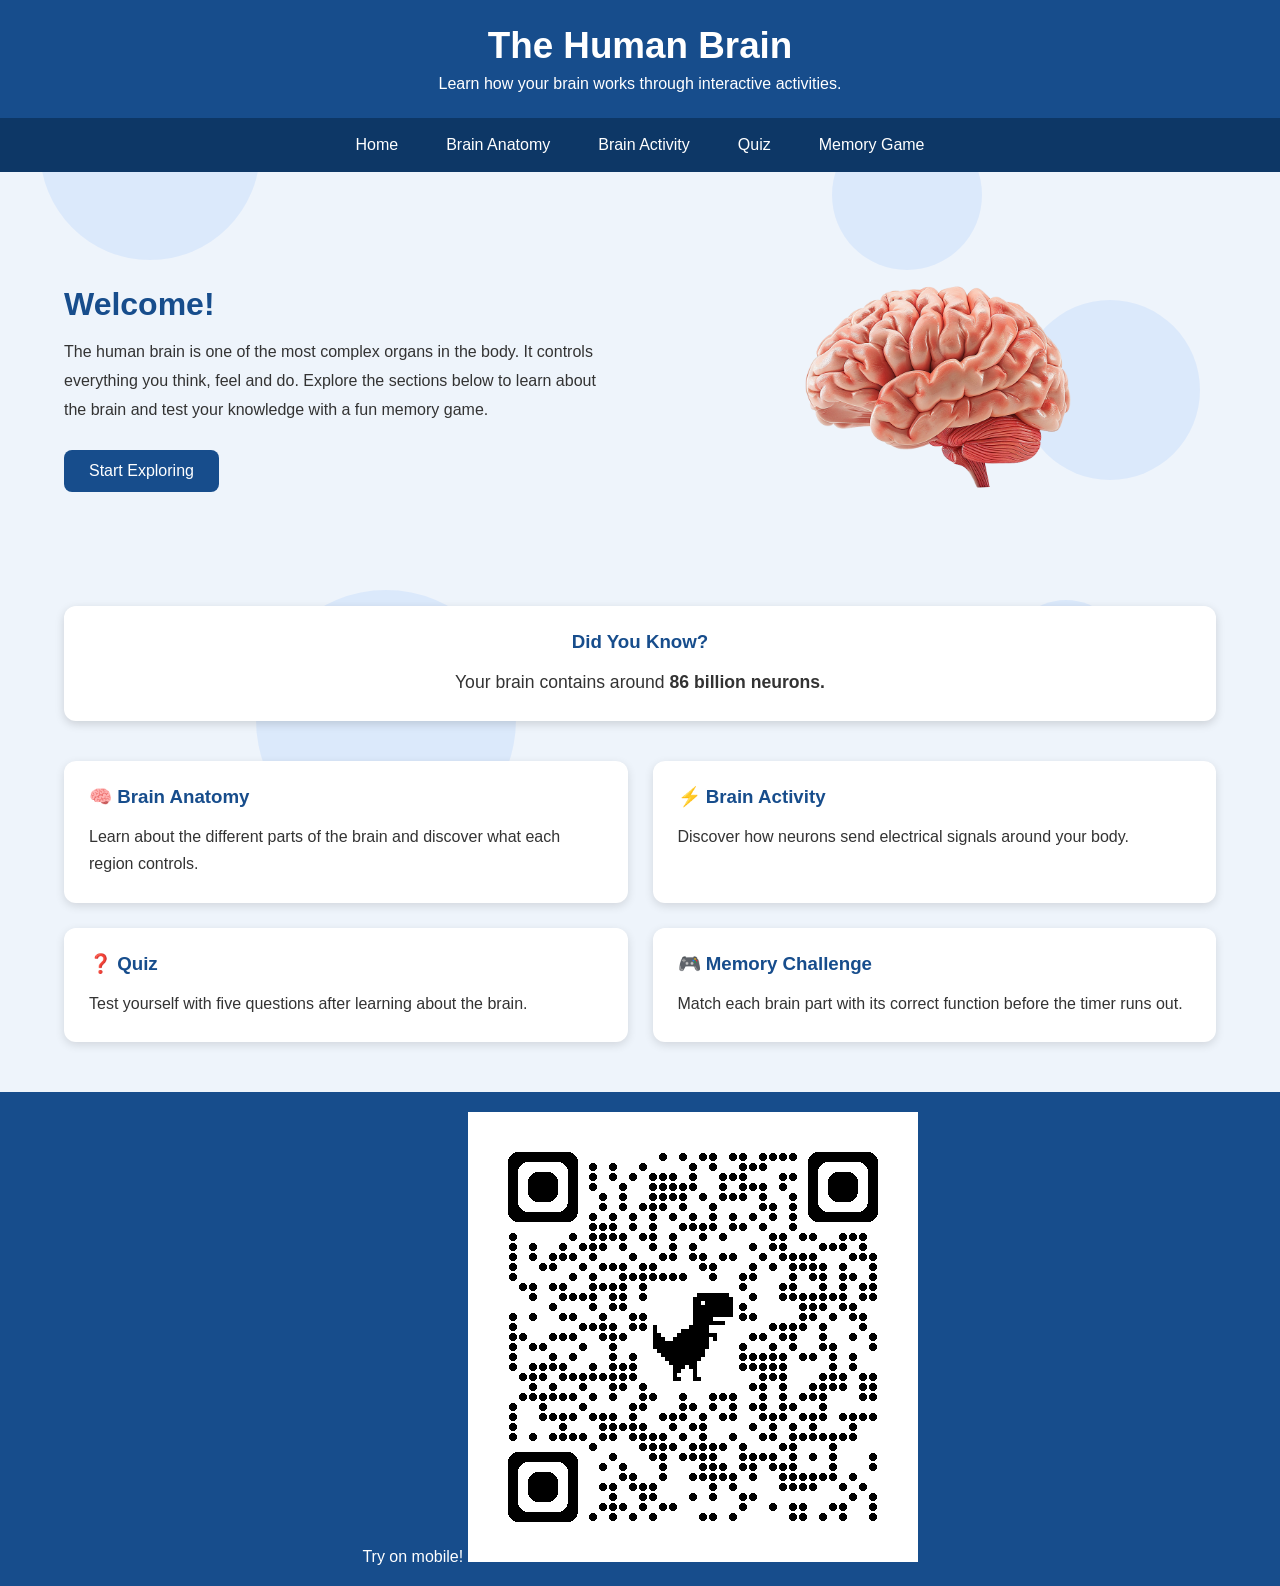
<file: 01_NashChan_A2/index.html>
<!DOCTYPE html>
<html lang="en">

<head>

    <meta charset="UTF-8">
    <meta name="viewport" content="width=device-width, initial-scale=1.0">

    <title>The Human Brain</title>

    <link rel="stylesheet" href="style.css">
    <script src="main.js" defer></script>

</head>

<body>

    <!-- Background -->

    <div id="background">

        <div class="circle c1"></div>
        <div class="circle c2"></div>
        <div class="circle c3"></div>
        <div class="circle c4"></div>
        <div class="circle c5"></div>

    </div>

    <!-- Header -->

    <header>

        <h1>The Human Brain</h1>

        <p>
            Learn how your brain works through interactive activities.
        </p>

    </header>

    <!-- Menu -->

    <nav>

        <button id="hamBtn">
            ≡
        </button>

        <ul id="menu">

            <li>
                <button class="navBtn" data-page="home">
                    Home
                </button>
            </li>

            <li>
                <button class="navBtn" data-page="anatomy">
                    Brain Anatomy
                </button>
            </li>

            <li>
                <button class="navBtn" data-page="activity">
                    Brain Activity
                </button>
            </li>

            <li>
                <button class="navBtn" data-page="quiz">
                    Quiz
                </button>
            </li>

            <li>
                <button class="navBtn" data-page="game">
                    Memory Game
                </button>
            </li>

        </ul>

    </nav>



    <!-- Main -->

    <main>

        <!-- Home -->

        <section id="home" class="page active">

            <div class="hero">

                <div class="heroText">

                    <h2>Welcome!</h2>

                    <p>

                        The human brain is one of the most complex organs in the body.
                        It controls everything you think, feel and do.
                        Explore the sections below to learn about the brain and
                        test your knowledge with a fun memory game.

                    </p>

                    <button id="startBtn">

                        Start Exploring

                    </button>

                </div>

                <div class="heroImage">

                    <img src="images/brain.png"
                        alt="Human Brain">

                </div>

            </div>

            <div class="factBox">

                <h3>Did You Know?</h3>

                <p id="factText">

                    Your brain contains around
                    <strong>86 billion neurons.</strong>

                </p>

            </div>

            <div class="homeCards">

                <div class="card homeCard" data-page="anatomy">

                    <h3>🧠 Brain Anatomy</h3>

                    <p>

                        Learn about the different parts of the brain
                        and discover what each region controls.

                    </p>

                </div>

                <div class="card homeCard" data-page="activity">

                    <h3>⚡ Brain Activity</h3>

                    <p>

                        Discover how neurons send electrical
                        signals around your body.

                    </p>

                </div>

                <div class="card homeCard" data-page="quiz">

                    <h3>❓ Quiz</h3>

                    <p>

                        Test yourself with five questions after
                        learning about the brain.

                    </p>

                </div>

                <div class="card homeCard" data-page="game">

                    <h3>🎮 Memory Challenge</h3>

                    <p>

                        Match each brain part with its correct
                        function before the timer runs out.

                    </p>

                </div>

            </div>

        </section>

        </section>

        <!-- Anatomy -->


        <section id="anatomy" class="page">

            <h2>Brain Anatomy</h2>

            <p class="pageIntro">

                Click on a part of the brain to learn what it does.

            </p>

            <div class="anatomyContainer">

                <!-- Brain image -->

                <div class="brainArea">

                    <img
                        src="images/brain.png"
                        alt="Human Brain"
                        id="brainImage">

                    <!-- Labels -->

                    <button
                        class="brainBtn"
                        data-part="frontal">

                        Frontal Lobe

                    </button>

                    <button
                        class="brainBtn"
                        data-part="parietal">

                        Parietal Lobe

                    </button>

                    <button
                        class="brainBtn"
                        data-part="temporal">

                        Temporal Lobe

                    </button>

                    <button
                        class="brainBtn"
                        data-part="occipital">

                        Occipital Lobe

                    </button>

                    <button
                        class="brainBtn"
                        data-part="cerebellum">

                        Cerebellum

                    </button>

                </div>

                <!-- Information -->

                <div class="brainInfo">

                    <h3 id="brainTitle">

                        Brain Parts

                    </h3>

                    <p id="brainText">

                        Select one of the brain parts to learn
                        about its function.

                    </p>

                    <ul id="brainList">

                        <li>Decision making</li>
                        <li>Memory</li>
                        <li>Movement</li>

                    </ul>

                    <div class="factCard">

                        <h4>Fun Fact</h4>

                        <p id="brainFactBox">

                            Your brain is made up of different
                            regions that work together to help
                            you think, move and stay alive.

                        </p>

                    </div>

                </div>

            </div>

        </section>

        </section>

                <!-- Activity -->

        <section id="activity" class="page">

            <h2>How the Brain Sends Signals</h2>

            <p class="pageIntro">

                Your brain communicates with the rest of your body using
                tiny electrical signals that travel through neurons.

            </p>

            <div class="activityContainer">

                <!-- Neuron animation -->

                <div class="neuronArea">

                    <div class="neuronStart"></div>

                    <div class="neuronLine">

                        <div id="signal"></div>

                    </div>

                    <div class="neuronEnd"></div>

                </div>

                <button id="signalBtn">

                    Send Signal

                </button>

                <p id="signalText">

                    Press the button to send a signal.

                </p>

            </div>

            <div class="infoCards">

                <div class="infoCard">

                    <h3>What is a Neuron?</h3>

                    <p>

                        Neurons are specialised cells that carry messages
                        around the body. They allow you to think, move,
                        feel and react.

                    </p>

                </div>

                <div class="infoCard">

                    <h3>Fast Facts</h3>

                    <ul>

                        <li>Signals travel as electrical impulses.</li>

                        <li>The brain contains about 86 billion neurons.</li>

                        <li>Some nerve signals can travel over 100 m/s.</li>

                    </ul>

                </div>

            </div>

        </section>
        <!-- Quiz -->

        <section id="quiz" class="page">

            <h2>Brain Quiz</h2>

            <p class="pageIntro">

                Test what you've learnt about the human brain.

            </p>

            <div class="quizContainer">

                <div class="quizProgress">

                    Question
                    <span id="questionNo">1</span>
                    of
                    <span id="totalQuestions">5</span>

                </div>

                <h3 id="question">

                    Loading question...

                </h3>

                <form id="quizForm">

                    <label class="answer">

                        <input
                            type="radio"
                            name="answer"
                            value="0">

                        <span id="option0">

                            Option A

                        </span>

                    </label>

                    <label class="answer">

                        <input
                            type="radio"
                            name="answer"
                            value="1">

                        <span id="option1">

                            Option B

                        </span>

                    </label>

                    <label class="answer">

                        <input
                            type="radio"
                            name="answer"
                            value="2">

                        <span id="option2">

                            Option C

                        </span>

                    </label>

                    <label class="answer">

                        <input
                            type="radio"
                            name="answer"
                            value="3">

                        <span id="option3">

                            Option D

                        </span>

                    </label>

                    <button
                        type="submit"
                        id="submitQuiz">

                        Submit

                    </button>

                </form>

                <div id="quizFeedback">

                    Choose an answer and press Submit.

                </div>

                <button id="nextBtn">

                    Next Question

                </button>

            </div>

            <div id="quizResult">

                <h3>Quiz Complete!</h3>

                <p>

                    Your score:

                    <span id="finalScore">

                        0

                    </span>

                    / 5

                </p>

                <button id="restartQuiz">

                    Try Again

                </button>

            </div>

        </section>
        <!-- Game -->

        <section id="game" class="page">

            <h2>Memory Challenge</h2>

            <p class="pageIntro">

                Match all the brain parts before the timer runs out.

            </p>

            <div class="gameInfo">

                <div>

                    <strong>Moves</strong>

                    <p id="moveCount">

                        0

                    </p>

                </div>

                <div>

                    <strong>Matches</strong>

                    <p id="matchCount">

                        0

                    </p>

                </div>

                <div>

                    <strong>Time</strong>

                    <p>

                        <span id="time">

                            0

                        </span>s

                    </p>

                </div>

            </div>

            <div id="gameBoard">

                <!-- Cards created by JavaScript -->

            </div>

            <div id="gameMessage">

                Click two cards to begin!

            </div>

            <button id="restartGame">

                Restart Game

            </button>

            <div id="factArea">

                <h3>Brain Fact</h3>

                <p id="factMessage">

                    Match a pair to learn something new!

                </p>

            </div>

        </section>

    </main>

    <!-- Footer -->

    <footer>

        <p>

            Try on mobile! <img src="images/qrcodeimg.png">

        </p>

    </footer>

    <!-- Sounds -->

    <audio id="clickSound" src="audio/clicksound.mp3"></audio>

    <audio id="correctSound" src="audio/correctsound.mp3"></audio>

    <audio id="winSound" src="audio/winsound.mp3"></audio>

</body>

</html>
</file>
<file: 01_NashChan_A2/style.css>
*{
    margin:0;
    padding:0;
    box-sizing:border-box;
}

/* Body */

body{
    font-family:Arial, Helvetica, sans-serif;
    background:#eef4fb;
    color:#333;
    overflow-x:hidden;
}

/* Background */

#background{
    position:fixed;
    inset:0;
    z-index:-1;
    overflow:hidden;
}

.circle{
    position:absolute;
    border-radius:50%;
    background:rgba(0,120,255,0.08);
}

.c1{
    width:220px;
    height:220px;
    top:40px;
    left:40px;
}

.c2{
    width:180px;
    height:180px;
    top:300px;
    right:80px;
}

.c3{
    width:260px;
    height:260px;
    bottom:50px;
    left:20%;
}

.c4{
    width:150px;
    height:150px;
    top:120px;
    left:65%;
}

.c5{
    width:120px;
    height:120px;
    bottom:180px;
    right:12%;
}

/* Header */

header{
    background:#174d8c;
    color:white;
    text-align:center;
    padding:25px;
}

header h1{
    font-size:2.3rem;
    margin-bottom:8px;
}

header p{
    font-size:1rem;
}

/* Menu */

nav{
    background:#0d3766;
}

#menu{
    display:flex;
    justify-content:center;
    list-style:none;
}

#menu li{
    margin:0;
}

.navBtn{
    border:none;
    background:none;
    color:white;
    padding:18px 24px;
    cursor:pointer;
    font-size:1rem;
    transition:.3s;
}

.navBtn:hover{
    background:#2b6cb0;
}

/* Hamburger */

#hamBtn{
    display:none;
    width:100%;
    padding:15px;
    border:none;
    background:#0d3766;
    color:white;
    cursor:pointer;
    font-size:1.4rem;
}

/* Main */

main{
    width:90%;
    max-width:1200px;
    margin:40px auto;
}

/* Pages */

.page{
    display:none;
    animation:fade .4s;
}

.active{
    display:block;
}

/* Fade animation */

@keyframes fade{

    from{
        opacity:0;
        transform:translateY(15px);
    }

    to{
        opacity:1;
        transform:translateY(0);
    }

}

/* Footer */

footer{
    background:#174d8c;
    color:white;
    text-align:center;
    padding:20px;
    margin-top:50px;
}

/* Mobile */

@media screen and (max-width:800px){
    footer{display:none;} /*hide QR code */

    #hamBtn{
        display:block;
    }

    #menu{
        display:none;
        flex-direction:column;
    }

    #menu.show{
        display:flex;
    }

    .navBtn{
        width:100%;
        border-top:1px solid rgba(255,255,255,.2);
    }

    header h1{
        font-size:1.8rem;
    }

    main{
        width:95%;
    }

}
/* Home */

.hero{
    display:flex;
    justify-content:space-between;
    align-items:center;
    gap:40px;
    margin-bottom:40px;
}

.heroText{
    flex:1;
}

.heroText h2{
    font-size:2rem;
    color:#174d8c;
    margin-bottom:20px;
}

.heroText p{
    line-height:1.8;
    margin-bottom:25px;
}

.heroImage{
    flex:1;
    text-align:center;
}

.heroImage img{
    width:100%;
    max-width:350px;
    animation:float 3s ease-in-out infinite;
}

/* Buttons */

#startBtn,
#signalBtn,
#submitQuiz,
#nextBtn,
#restartQuiz,
#restartGame{

    background:#174d8c;
    color:white;
    border:none;
    padding:12px 25px;
    border-radius:8px;
    cursor:pointer;
    font-size:1rem;
    transition:.3s;
}

#startBtn:hover,
#signalBtn:hover,
#submitQuiz:hover,
#nextBtn:hover,
#restartQuiz:hover,
#restartGame:hover{

    background:#2b6cb0;
    transform:translateY(-2px);

}

/* Fact box */

.factBox{

    background:white;
    padding:25px;
    border-radius:12px;
    box-shadow:0 3px 10px rgba(0,0,0,.15);
    margin-bottom:40px;
    text-align:center;

}

.factBox h3{

    color:#174d8c;
    margin-bottom:15px;

}

#factText{

    font-size:1.1rem;
    line-height:1.6;

}

/* Cards */
.homeCard{
    cursor:pointer;
}
.homeCards{

    display:grid;
    grid-template-columns:repeat(2,1fr);
    gap:25px;

}

.card{

    background:white;
    padding:25px;
    border-radius:12px;
    box-shadow:0 3px 10px rgba(0,0,0,.12);
    transition:.3s;

}

.card:hover{

    transform:translateY(-5px);
    box-shadow:0 6px 16px rgba(0,0,0,.18);

}

.card h3{

    color:#174d8c;
    margin-bottom:15px;

}

.card p{

    line-height:1.7;

}

/* Float animation */

@keyframes float{

    0%{

        transform:translateY(0);

    }

    50%{

        transform:translateY(-10px);

    }

    100%{

        transform:translateY(0);

    }

}

/* Tablet */

@media screen and (max-width:900px){

    .hero{

        flex-direction:column-reverse;
        text-align:center;

    }

    .heroImage img{

        max-width:280px;

    }

}

/* Mobile */

@media screen and (max-width:650px){

    .homeCards{

        grid-template-columns:1fr;

    }

    .heroText h2{

        font-size:1.6rem;

    }

}
/* Page headings */

.page h2{
    color:#174d8c;
    margin-bottom:15px;
}

.pageIntro{
    margin-bottom:30px;
    line-height:1.7;
}

/* Anatomy */

.anatomyContainer{
    display:flex;
    gap:40px;
    align-items:flex-start;
}

.brainArea{
    flex:1;
    position:relative;
    text-align:center;
}

#brainImage{
    width:100%;
    max-width:420px;
}

/* Brain buttons */

.brainBtn{
    display:block;
    width:180px;
    margin:12px auto;
    padding:10px;
    border:none;
    border-radius:8px;
    background:#174d8c;
    color:white;
    cursor:pointer;
    transition:.3s;
}

.brainBtn:hover{
    background:#2b6cb0;
}

/* Information */

.brainInfo{
    flex:1;
    background:white;
    padding:25px;
    border-radius:12px;
    box-shadow:0 3px 10px rgba(0,0,0,.12);
}

.brainInfo h3{
    color:#174d8c;
    margin-bottom:15px;
}

.brainInfo p{
    line-height:1.7;
    margin-bottom:15px;
}

#brainList{
    margin-left:20px;
    margin-bottom:20px;
}

#brainList li{
    margin-bottom:8px;
}

.factCard{
    background:#eef6ff;
    border-left:5px solid #174d8c;
    padding:15px;
    border-radius:8px;
}

.factCard h4{
    margin-bottom:10px;
    color:#174d8c;
}

/* Tablet */

@media screen and (max-width:900px){

    .anatomyContainer{
        flex-direction:column;
    }

    .brainInfo{
        width:100%;
    }

}
/* Activity */

.activityContainer{
    background:white;
    padding:30px;
    border-radius:12px;
    box-shadow:0 3px 10px rgba(0,0,0,.12);
    text-align:center;
    margin-bottom:35px;
}

/* Neuron */

.neuronArea{
    display:flex;
    justify-content:center;
    align-items:center;
    margin:30px 0;
}

.neuronStart,
.neuronEnd{
    width:35px;
    height:35px;
    border-radius:50%;
    background:#174d8c;
}

.neuronLine{
    width:400px;
    height:6px;
    background:#cfd8e6;
    position:relative;
    margin:0 15px;
    border-radius:10px;
}

#signal{
    width:18px;
    height:18px;
    border-radius:50%;
    background:gold;
    position:absolute;
    top:50%;
    left:0;
    transform:translateY(-50%);
    display:none;
}

#signalBtn{
    margin-bottom:20px;
}

#signalText{
    font-size:1.1rem;
}

/* Information cards */

.infoCards{
    display:grid;
    grid-template-columns:repeat(2,1fr);
    gap:25px;
}

.infoCard{
    background:white;
    padding:25px;
    border-radius:12px;
    box-shadow:0 3px 10px rgba(0,0,0,.12);
}

.infoCard h3{
    color:#174d8c;
    margin-bottom:15px;
}

.infoCard p,
.infoCard li{
    line-height:1.7;
}

.infoCard ul{
    margin-left:20px;
}

/* Mobile */

@media screen and (max-width:800px){

    .neuronLine{
        width:220px;
    }

    .infoCards{
        grid-template-columns:1fr;
    }

}

/* Quiz */

.quizContainer{
    background:white;
    padding:30px;
    border-radius:12px;
    box-shadow:0 3px 10px rgba(0,0,0,.12);
}

.quizProgress{
    color:#174d8c;
    font-weight:bold;
    margin-bottom:20px;
}

#question{
    margin-bottom:25px;
}

.answer{
    display:block;
    padding:15px;
    margin-bottom:15px;
    border:1px solid #d7d7d7;
    border-radius:8px;
    cursor:pointer;
    transition:.3s;
}

.answer:hover{
    background:#eef6ff;
}

.answer input{
    margin-right:10px;
}

#submitQuiz{
    margin-top:15px;
}

#quizFeedback{
    margin-top:25px;
    line-height:1.7;
    font-weight:bold;
}

#nextBtn{
    display:none;
    margin-top:20px;
}

#quizResult{
    display:none;
    background:white;
    padding:30px;
    border-radius:12px;
    box-shadow:0 3px 10px rgba(0,0,0,.12);
    text-align:center;
}

#quizResult h3{
    color:#174d8c;
    margin-bottom:20px;
}

/* Game */

.gameInfo{
    display:flex;
    justify-content:space-around;
    background:white;
    padding:20px;
    border-radius:12px;
    box-shadow:0 3px 10px rgba(0,0,0,.12);
    margin-bottom:30px;
    text-align:center;
}

.gameInfo strong{
    color:#174d8c;
}

#gameBoard{
    display:grid;
    grid-template-columns:repeat(5,1fr);
    gap:15px;
    margin-bottom:30px;
}

/* Cards */

.memoryCard{

    height:110px;

    background:#174d8c;
    color:white;

    border-radius:10px;

    display:flex;
    justify-content:center;
    align-items:center;

    cursor:pointer;

    font-weight:bold;

    transition:
        background .3s,
        color .3s,
        transform .2s;

    user-select:none;

}

.memoryCard:hover{

    transform:scale(1.03);

}

.memoryCard.flip{

    background:white;
    color:#174d8c;
    border:2px solid #174d8c;

}

.memoryCard.matched{
    background:#2f9e44;
    color:white;
}

#gameMessage{
    text-align:center;
    margin-bottom:20px;
    font-weight:bold;
}

#restartGame{
    display:block;
    margin:0 auto 30px;
}

#factArea{
    background:white;
    padding:25px;
    border-radius:12px;
    box-shadow:0 3px 10px rgba(0,0,0,.12);
}

#factArea h3{
    color:#174d8c;
    margin-bottom:15px;
}

/* Mobile */

@media screen and (max-width:800px){

    #gameBoard{
        grid-template-columns:repeat(2,1fr);
    }

    .memoryCard{
        height:90px;
    }

}
</file>
